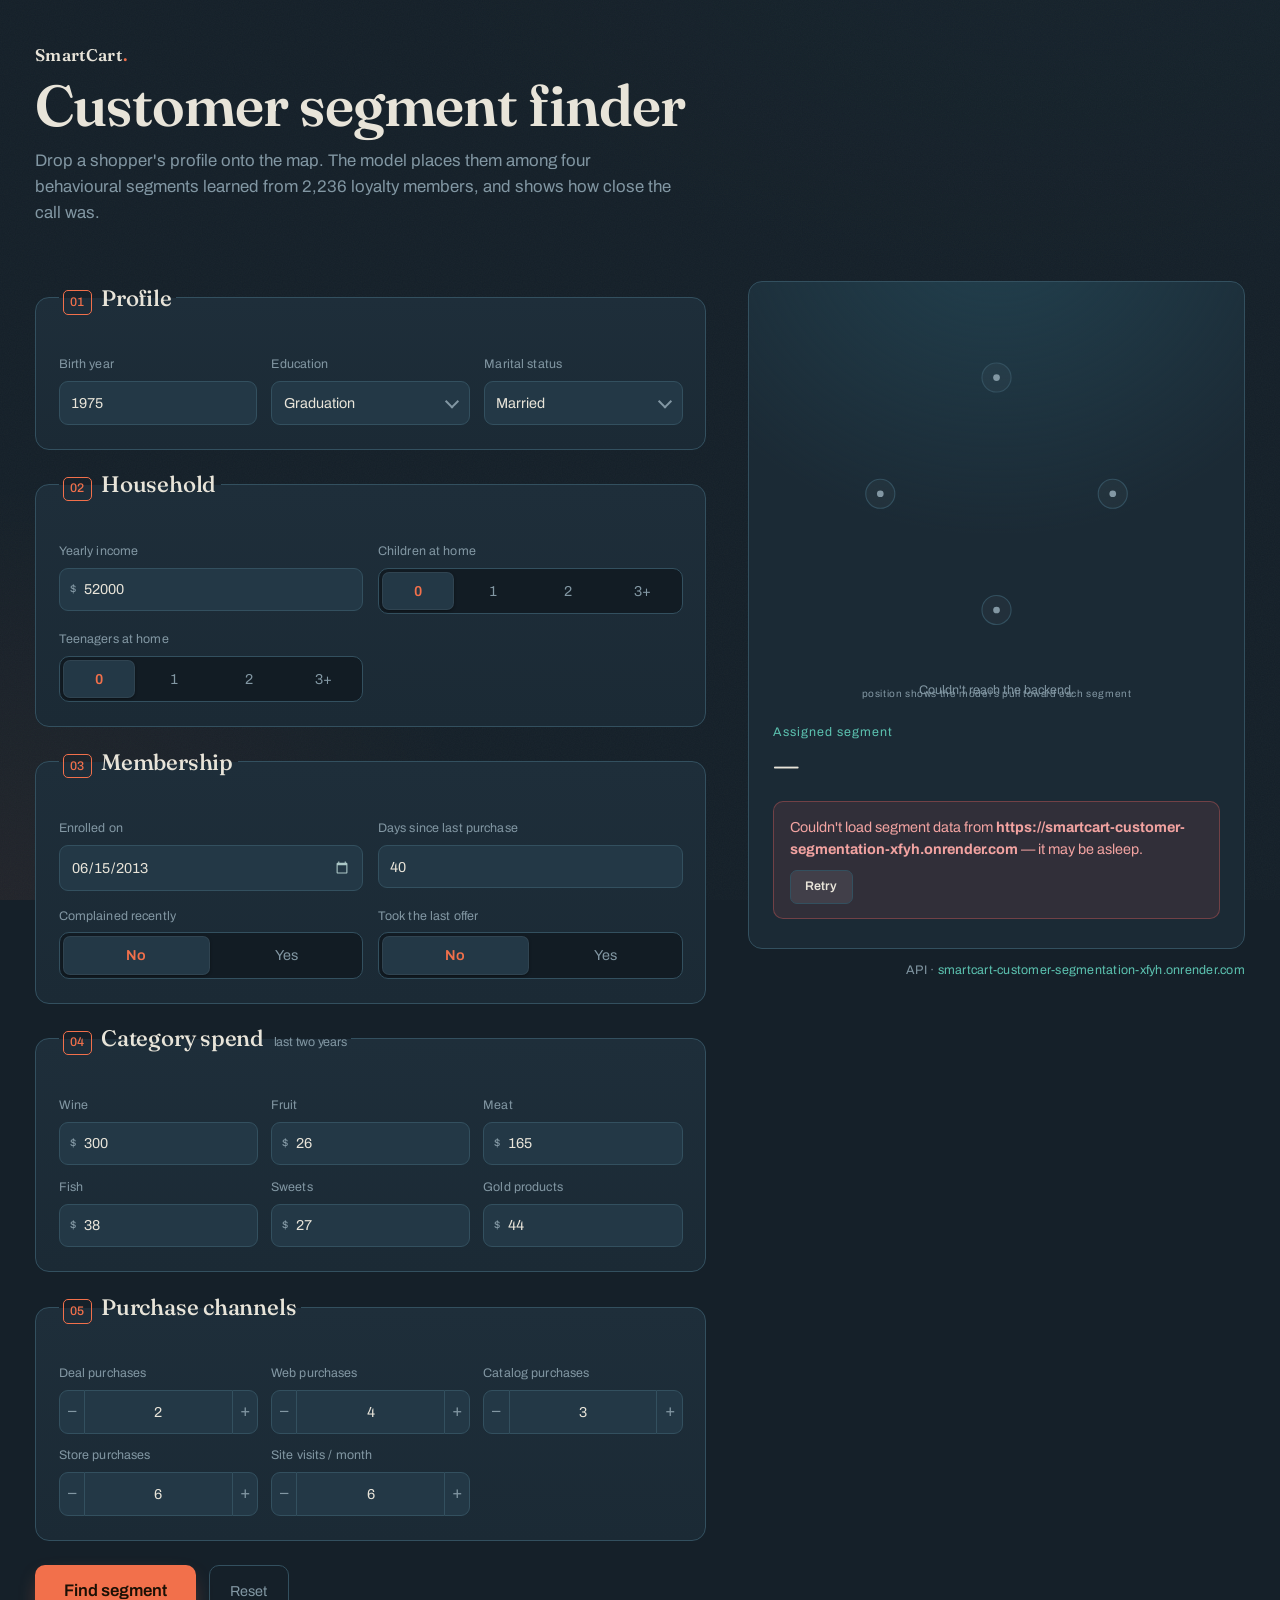
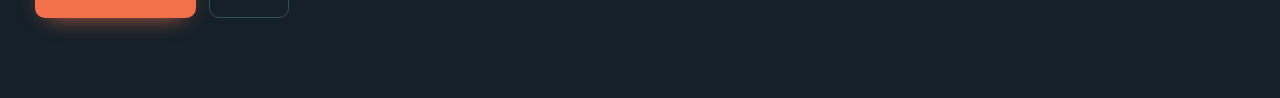
<file: docs/index.html>
<!DOCTYPE html>
<html lang="en">
<head>
<meta charset="UTF-8" />
<meta name="viewport" content="width=device-width, initial-scale=1.0" />
<title>SmartCart — Customer segment finder</title>
<link rel="icon" href="data:image/svg+xml,%3Csvg xmlns='http://www.w3.org/2000/svg' viewBox='0 0 32 32'%3E%3Crect width='32' height='32' rx='7' fill='%23152029'/%3E%3Ccircle cx='16' cy='16' r='6' fill='%23F2704B'/%3E%3C/svg%3E" />
<link rel="preconnect" href="https://fonts.googleapis.com" />
<link rel="preconnect" href="https://fonts.gstatic.com" crossorigin />
<link href="https://fonts.googleapis.com/css2?family=Archivo:ital,wght@0,400;0,500;0,600;1,400&family=Fraunces:ital,opsz,wght@0,9..144,500;0,9..144,600;1,9..144,500&display=swap" rel="stylesheet" />
<link rel="stylesheet" href="styles.css" />
</head>
<body>
<div class="grain" aria-hidden="true"></div>
<div class="app">

  <header class="masthead">
    <span class="mark">SmartCart<span class="mark-dot">.</span></span>
    <h1>Customer segment finder</h1>
    <p class="lede">Drop a shopper's profile onto the map. The model places them among
      four behavioural segments learned from 2,236 loyalty members, and shows how close the call was.</p>
  </header>

  <main class="workbench">

    <form id="profile-form" class="form-col" novalidate>

      <fieldset class="group">
        <legend><span class="group-index">01</span> Profile</legend>
        <div class="grid">
          <label class="field span-2">
            <span class="field-label">Birth year</span>
            <input type="number" name="Year_Birth" min="1900" max="2025" value="1975" required />
          </label>
          <label class="field span-2">
            <span class="field-label">Education</span>
            <div class="select-wrap">
              <select name="Education" required>
                <option value="Basic">Basic</option>
                <option value="2n Cycle">2n Cycle</option>
                <option value="Graduation" selected>Graduation</option>
                <option value="Master">Master</option>
                <option value="PhD">PhD</option>
              </select>
            </div>
          </label>
          <label class="field span-2">
            <span class="field-label">Marital status</span>
            <div class="select-wrap">
              <select name="Marital_Status" required>
                <option value="Single">Single</option>
                <option value="Married" selected>Married</option>
                <option value="Together">Together</option>
                <option value="Divorced">Divorced</option>
                <option value="Widow">Widow</option>
              </select>
            </div>
          </label>
        </div>
      </fieldset>

      <fieldset class="group">
        <legend><span class="group-index">02</span> Household</legend>
        <div class="grid">
          <label class="field span-3">
            <span class="field-label">Yearly income</span>
            <div class="input-adorn">
              <span class="adorn">$</span>
              <input type="number" name="Income" min="1" max="600000" step="any" value="52000" required />
            </div>
          </label>
          <div class="field span-3" role="group" aria-label="Children at home">
            <span class="field-label">Children at home</span>
            <div class="segmented" data-name="Kidhome">
              <label><input type="radio" name="Kidhome" value="0" checked /><span>0</span></label>
              <label><input type="radio" name="Kidhome" value="1" /><span>1</span></label>
              <label><input type="radio" name="Kidhome" value="2" /><span>2</span></label>
              <label><input type="radio" name="Kidhome" value="3" /><span>3+</span></label>
            </div>
          </div>
          <div class="field span-3" role="group" aria-label="Teenagers at home">
            <span class="field-label">Teenagers at home</span>
            <div class="segmented" data-name="Teenhome">
              <label><input type="radio" name="Teenhome" value="0" checked /><span>0</span></label>
              <label><input type="radio" name="Teenhome" value="1" /><span>1</span></label>
              <label><input type="radio" name="Teenhome" value="2" /><span>2</span></label>
              <label><input type="radio" name="Teenhome" value="3" /><span>3+</span></label>
            </div>
          </div>
        </div>
      </fieldset>

      <fieldset class="group">
        <legend><span class="group-index">03</span> Membership</legend>
        <div class="grid">
          <label class="field span-3">
            <span class="field-label">Enrolled on</span>
            <input type="date" name="Dt_Customer" min="2012-01-01" max="2014-12-31" value="2013-06-15" required />
          </label>
          <label class="field span-3">
            <span class="field-label">Days since last purchase</span>
            <input type="number" name="Recency" min="0" max="365" value="40" required />
          </label>
          <div class="field span-3" role="group" aria-label="Complained in last two years">
            <span class="field-label">Complained recently</span>
            <div class="segmented" data-name="Complain">
              <label><input type="radio" name="Complain" value="0" checked /><span>No</span></label>
              <label><input type="radio" name="Complain" value="1" /><span>Yes</span></label>
            </div>
          </div>
          <div class="field span-3" role="group" aria-label="Accepted the last campaign">
            <span class="field-label">Took the last offer</span>
            <div class="segmented" data-name="Response">
              <label><input type="radio" name="Response" value="0" checked /><span>No</span></label>
              <label><input type="radio" name="Response" value="1" /><span>Yes</span></label>
            </div>
          </div>
        </div>
      </fieldset>

      <fieldset class="group">
        <legend><span class="group-index">04</span> Category spend <span class="legend-note">last two years</span></legend>
        <div class="grid tight">
          <label class="field span-2">
            <span class="field-label">Wine</span>
            <div class="input-adorn"><span class="adorn">$</span><input type="number" name="MntWines" min="0" value="300" required /></div>
          </label>
          <label class="field span-2">
            <span class="field-label">Fruit</span>
            <div class="input-adorn"><span class="adorn">$</span><input type="number" name="MntFruits" min="0" value="26" required /></div>
          </label>
          <label class="field span-2">
            <span class="field-label">Meat</span>
            <div class="input-adorn"><span class="adorn">$</span><input type="number" name="MntMeatProducts" min="0" value="165" required /></div>
          </label>
          <label class="field span-2">
            <span class="field-label">Fish</span>
            <div class="input-adorn"><span class="adorn">$</span><input type="number" name="MntFishProducts" min="0" value="38" required /></div>
          </label>
          <label class="field span-2">
            <span class="field-label">Sweets</span>
            <div class="input-adorn"><span class="adorn">$</span><input type="number" name="MntSweetProducts" min="0" value="27" required /></div>
          </label>
          <label class="field span-2">
            <span class="field-label">Gold products</span>
            <div class="input-adorn"><span class="adorn">$</span><input type="number" name="MntGoldProds" min="0" value="44" required /></div>
          </label>
        </div>
      </fieldset>

      <fieldset class="group">
        <legend><span class="group-index">05</span> Purchase channels</legend>
        <div class="grid tight">
          <label class="field span-2 stepper-field">
            <span class="field-label">Deal purchases</span>
            <div class="stepper"><button type="button" data-step="-1" aria-label="decrease">–</button>
              <input type="number" name="NumDealsPurchases" min="0" max="60" value="2" required />
              <button type="button" data-step="1" aria-label="increase">+</button></div>
          </label>
          <label class="field span-2 stepper-field">
            <span class="field-label">Web purchases</span>
            <div class="stepper"><button type="button" data-step="-1" aria-label="decrease">–</button>
              <input type="number" name="NumWebPurchases" min="0" max="60" value="4" required />
              <button type="button" data-step="1" aria-label="increase">+</button></div>
          </label>
          <label class="field span-2 stepper-field">
            <span class="field-label">Catalog purchases</span>
            <div class="stepper"><button type="button" data-step="-1" aria-label="decrease">–</button>
              <input type="number" name="NumCatalogPurchases" min="0" max="60" value="3" required />
              <button type="button" data-step="1" aria-label="increase">+</button></div>
          </label>
          <label class="field span-2 stepper-field">
            <span class="field-label">Store purchases</span>
            <div class="stepper"><button type="button" data-step="-1" aria-label="decrease">–</button>
              <input type="number" name="NumStorePurchases" min="0" max="60" value="6" required />
              <button type="button" data-step="1" aria-label="increase">+</button></div>
          </label>
          <label class="field span-2 stepper-field">
            <span class="field-label">Site visits / month</span>
            <div class="stepper"><button type="button" data-step="-1" aria-label="decrease">–</button>
              <input type="number" name="NumWebVisitsMonth" min="0" max="60" value="6" required />
              <button type="button" data-step="1" aria-label="increase">+</button></div>
          </label>
        </div>
      </fieldset>

      <div class="form-actions">
        <button type="submit" class="run-btn">
          <span class="run-label">Find segment</span>
          <span class="run-spinner" aria-hidden="true"></span>
        </button>
        <button type="reset" class="ghost-btn">Reset</button>
      </div>
    </form>

    <aside class="result-col">
      <div class="result-card" id="result-card" data-state="idle">

        <div class="viz-frame">
          <svg id="segment-map" viewBox="0 0 400 356" role="img"
               aria-label="Segment map showing the customer's position relative to the four segments">
          </svg>
          <div class="viz-hint" id="viz-hint">Fill in the profile, then find the segment.</div>
        </div>

        <div class="verdict" id="verdict">
          <p class="verdict-kicker" id="verdict-kicker">Assigned segment</p>
          <h2 class="verdict-name" id="verdict-name">—</h2>
          <p class="verdict-desc" id="verdict-desc"></p>

          <div class="drivers" id="drivers" hidden>
            <p class="drivers-title">What placed this customer here</p>
            <ul class="drivers-list" id="drivers-list"></ul>
          </div>

          <div class="spread" id="spread" aria-hidden="true"></div>

          <details class="details" id="details" hidden>
            <summary>Segment details</summary>
            <table class="details-table" id="details-table"></table>
          </details>

          <p class="provenance" id="provenance" hidden>
            Segment names are human-assigned labels for each cluster's statistics; the model itself outputs only a cluster ID.
          </p>
        </div>

        <div class="notice" id="notice" role="status"></div>
      </div>

      <p class="api-tag">API · <span id="api-tag-url"></span></p>
    </aside>

  </main>
</div>

<script src="app.js"></script>
</body>
</html>
</file>
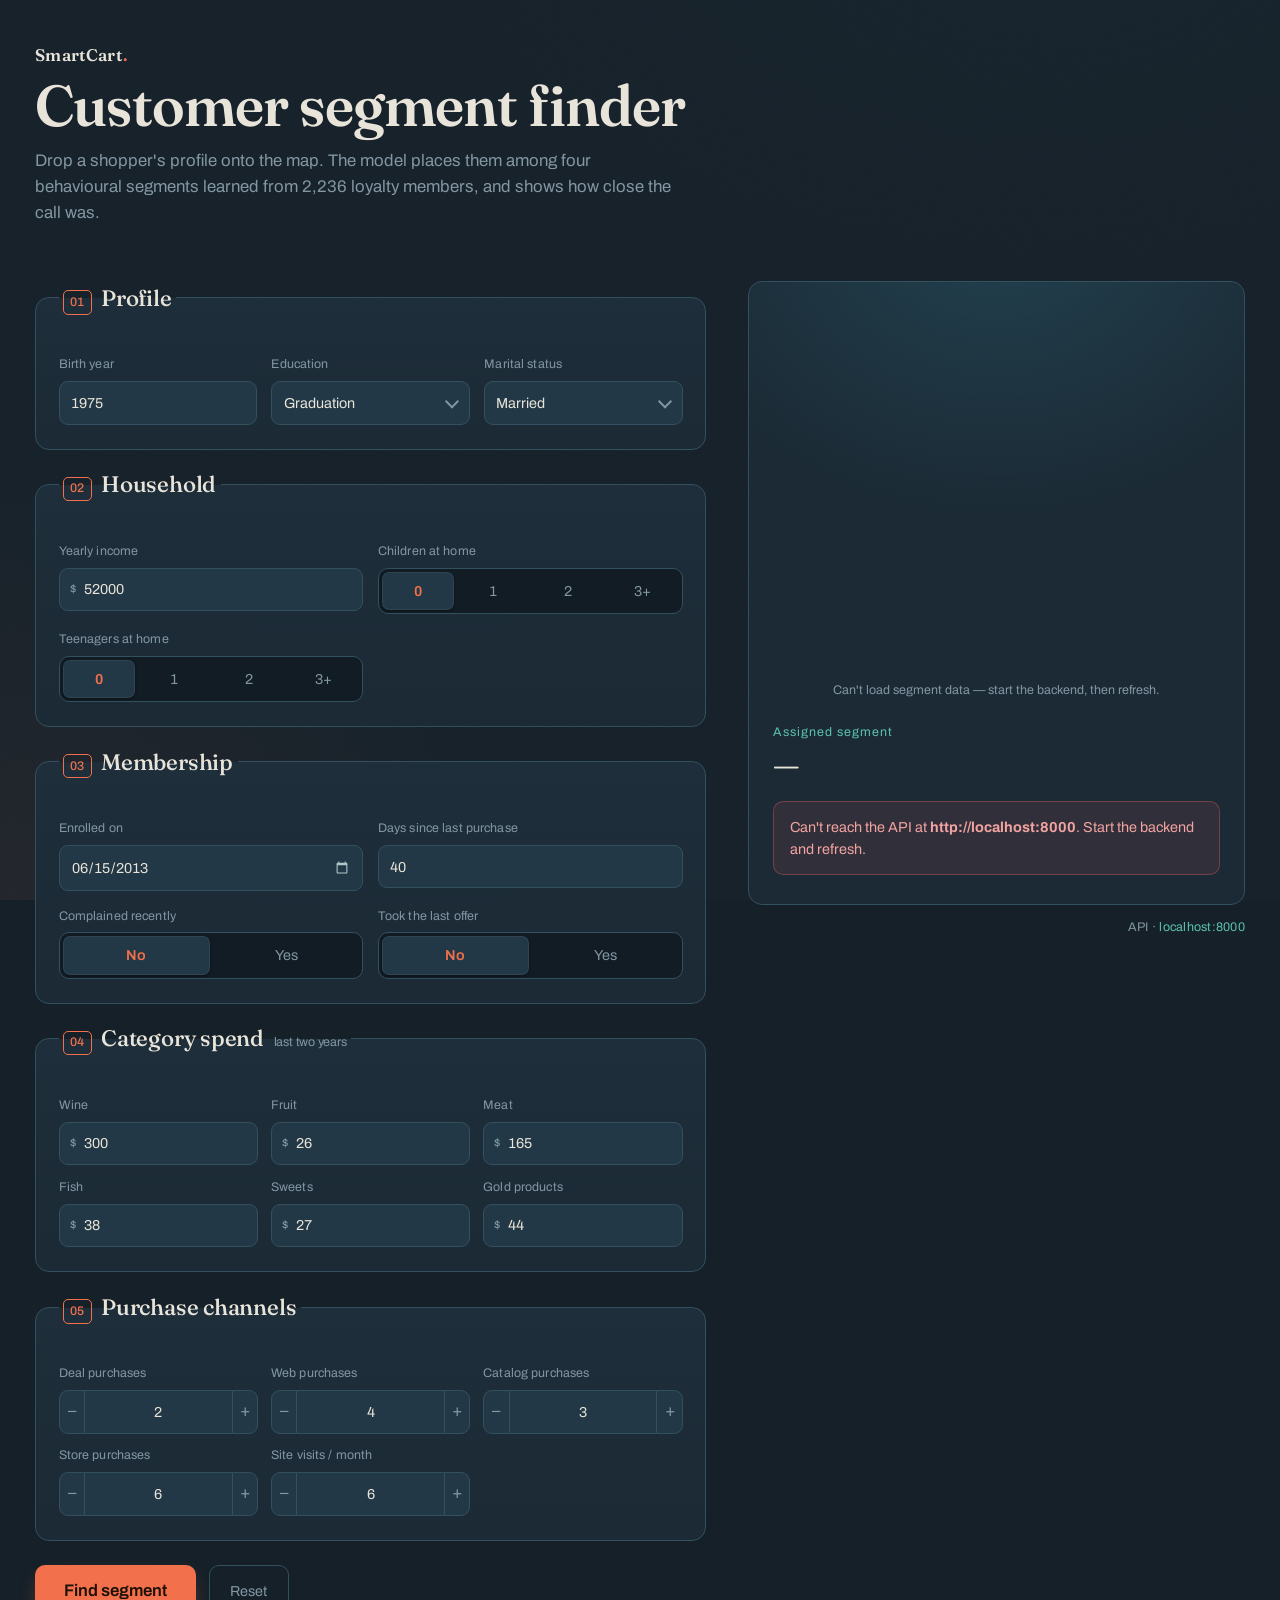
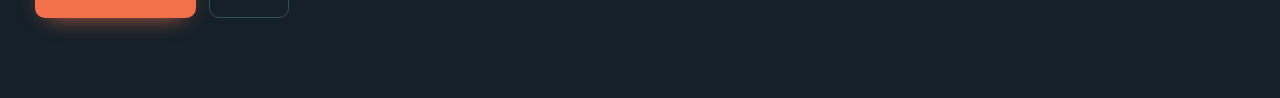
<file: frontend/index.html>
<!DOCTYPE html>
<html lang="en">
<head>
<meta charset="UTF-8" />
<meta name="viewport" content="width=device-width, initial-scale=1.0" />
<title>SmartCart — Customer segment finder</title>
<link rel="preconnect" href="https://fonts.googleapis.com" />
<link rel="preconnect" href="https://fonts.gstatic.com" crossorigin />
<link href="https://fonts.googleapis.com/css2?family=Archivo:ital,wght@0,400;0,500;0,600;1,400&family=Fraunces:ital,opsz,wght@0,9..144,500;0,9..144,600;1,9..144,500&display=swap" rel="stylesheet" />
<link rel="stylesheet" href="styles.css" />
</head>
<body>
<div class="grain" aria-hidden="true"></div>
<div class="app">

  <header class="masthead">
    <span class="mark">SmartCart<span class="mark-dot">.</span></span>
    <h1>Customer segment finder</h1>
    <p class="lede">Drop a shopper's profile onto the map. The model places them among
      four behavioural segments learned from 2,236 loyalty members, and shows how close the call was.</p>
  </header>

  <main class="workbench">

    <form id="profile-form" class="form-col" novalidate>

      <fieldset class="group">
        <legend><span class="group-index">01</span> Profile</legend>
        <div class="grid">
          <label class="field span-2">
            <span class="field-label">Birth year</span>
            <input type="number" name="Year_Birth" min="1900" max="2025" value="1975" required />
          </label>
          <label class="field span-2">
            <span class="field-label">Education</span>
            <div class="select-wrap">
              <select name="Education" required>
                <option value="Basic">Basic</option>
                <option value="2n Cycle">2n Cycle</option>
                <option value="Graduation" selected>Graduation</option>
                <option value="Master">Master</option>
                <option value="PhD">PhD</option>
              </select>
            </div>
          </label>
          <label class="field span-2">
            <span class="field-label">Marital status</span>
            <div class="select-wrap">
              <select name="Marital_Status" required>
                <option value="Single">Single</option>
                <option value="Married" selected>Married</option>
                <option value="Together">Together</option>
                <option value="Divorced">Divorced</option>
                <option value="Widow">Widow</option>
              </select>
            </div>
          </label>
        </div>
      </fieldset>

      <fieldset class="group">
        <legend><span class="group-index">02</span> Household</legend>
        <div class="grid">
          <label class="field span-3">
            <span class="field-label">Yearly income</span>
            <div class="input-adorn">
              <span class="adorn">$</span>
              <input type="number" name="Income" min="1" max="600000" step="any" value="52000" required />
            </div>
          </label>
          <div class="field span-3" role="group" aria-label="Children at home">
            <span class="field-label">Children at home</span>
            <div class="segmented" data-name="Kidhome">
              <label><input type="radio" name="Kidhome" value="0" checked /><span>0</span></label>
              <label><input type="radio" name="Kidhome" value="1" /><span>1</span></label>
              <label><input type="radio" name="Kidhome" value="2" /><span>2</span></label>
              <label><input type="radio" name="Kidhome" value="3" /><span>3+</span></label>
            </div>
          </div>
          <div class="field span-3" role="group" aria-label="Teenagers at home">
            <span class="field-label">Teenagers at home</span>
            <div class="segmented" data-name="Teenhome">
              <label><input type="radio" name="Teenhome" value="0" checked /><span>0</span></label>
              <label><input type="radio" name="Teenhome" value="1" /><span>1</span></label>
              <label><input type="radio" name="Teenhome" value="2" /><span>2</span></label>
              <label><input type="radio" name="Teenhome" value="3" /><span>3+</span></label>
            </div>
          </div>
        </div>
      </fieldset>

      <fieldset class="group">
        <legend><span class="group-index">03</span> Membership</legend>
        <div class="grid">
          <label class="field span-3">
            <span class="field-label">Enrolled on</span>
            <input type="date" name="Dt_Customer" min="2012-01-01" max="2014-12-31" value="2013-06-15" required />
          </label>
          <label class="field span-3">
            <span class="field-label">Days since last purchase</span>
            <input type="number" name="Recency" min="0" max="365" value="40" required />
          </label>
          <div class="field span-3" role="group" aria-label="Complained in last two years">
            <span class="field-label">Complained recently</span>
            <div class="segmented" data-name="Complain">
              <label><input type="radio" name="Complain" value="0" checked /><span>No</span></label>
              <label><input type="radio" name="Complain" value="1" /><span>Yes</span></label>
            </div>
          </div>
          <div class="field span-3" role="group" aria-label="Accepted the last campaign">
            <span class="field-label">Took the last offer</span>
            <div class="segmented" data-name="Response">
              <label><input type="radio" name="Response" value="0" checked /><span>No</span></label>
              <label><input type="radio" name="Response" value="1" /><span>Yes</span></label>
            </div>
          </div>
        </div>
      </fieldset>

      <fieldset class="group">
        <legend><span class="group-index">04</span> Category spend <span class="legend-note">last two years</span></legend>
        <div class="grid tight">
          <label class="field span-2">
            <span class="field-label">Wine</span>
            <div class="input-adorn"><span class="adorn">$</span><input type="number" name="MntWines" min="0" value="300" required /></div>
          </label>
          <label class="field span-2">
            <span class="field-label">Fruit</span>
            <div class="input-adorn"><span class="adorn">$</span><input type="number" name="MntFruits" min="0" value="26" required /></div>
          </label>
          <label class="field span-2">
            <span class="field-label">Meat</span>
            <div class="input-adorn"><span class="adorn">$</span><input type="number" name="MntMeatProducts" min="0" value="165" required /></div>
          </label>
          <label class="field span-2">
            <span class="field-label">Fish</span>
            <div class="input-adorn"><span class="adorn">$</span><input type="number" name="MntFishProducts" min="0" value="38" required /></div>
          </label>
          <label class="field span-2">
            <span class="field-label">Sweets</span>
            <div class="input-adorn"><span class="adorn">$</span><input type="number" name="MntSweetProducts" min="0" value="27" required /></div>
          </label>
          <label class="field span-2">
            <span class="field-label">Gold products</span>
            <div class="input-adorn"><span class="adorn">$</span><input type="number" name="MntGoldProds" min="0" value="44" required /></div>
          </label>
        </div>
      </fieldset>

      <fieldset class="group">
        <legend><span class="group-index">05</span> Purchase channels</legend>
        <div class="grid tight">
          <label class="field span-2 stepper-field">
            <span class="field-label">Deal purchases</span>
            <div class="stepper"><button type="button" data-step="-1" aria-label="decrease">–</button>
              <input type="number" name="NumDealsPurchases" min="0" max="60" value="2" required />
              <button type="button" data-step="1" aria-label="increase">+</button></div>
          </label>
          <label class="field span-2 stepper-field">
            <span class="field-label">Web purchases</span>
            <div class="stepper"><button type="button" data-step="-1" aria-label="decrease">–</button>
              <input type="number" name="NumWebPurchases" min="0" max="60" value="4" required />
              <button type="button" data-step="1" aria-label="increase">+</button></div>
          </label>
          <label class="field span-2 stepper-field">
            <span class="field-label">Catalog purchases</span>
            <div class="stepper"><button type="button" data-step="-1" aria-label="decrease">–</button>
              <input type="number" name="NumCatalogPurchases" min="0" max="60" value="3" required />
              <button type="button" data-step="1" aria-label="increase">+</button></div>
          </label>
          <label class="field span-2 stepper-field">
            <span class="field-label">Store purchases</span>
            <div class="stepper"><button type="button" data-step="-1" aria-label="decrease">–</button>
              <input type="number" name="NumStorePurchases" min="0" max="60" value="6" required />
              <button type="button" data-step="1" aria-label="increase">+</button></div>
          </label>
          <label class="field span-2 stepper-field">
            <span class="field-label">Site visits / month</span>
            <div class="stepper"><button type="button" data-step="-1" aria-label="decrease">–</button>
              <input type="number" name="NumWebVisitsMonth" min="0" max="60" value="6" required />
              <button type="button" data-step="1" aria-label="increase">+</button></div>
          </label>
        </div>
      </fieldset>

      <div class="form-actions">
        <button type="submit" class="run-btn">
          <span class="run-label">Find segment</span>
          <span class="run-spinner" aria-hidden="true"></span>
        </button>
        <button type="reset" class="ghost-btn">Reset</button>
      </div>
    </form>

    <aside class="result-col">
      <div class="result-card" id="result-card" data-state="idle">

        <div class="viz-frame">
          <svg id="segment-map" viewBox="0 0 400 356" role="img"
               aria-label="Segment map showing the customer's position relative to the four segments">
          </svg>
          <div class="viz-hint" id="viz-hint">Fill in the profile, then find the segment.</div>
        </div>

        <div class="verdict" id="verdict">
          <p class="verdict-kicker" id="verdict-kicker">Assigned segment</p>
          <h2 class="verdict-name" id="verdict-name">—</h2>
          <p class="verdict-desc" id="verdict-desc"></p>

          <div class="drivers" id="drivers" hidden>
            <p class="drivers-title">What placed this customer here</p>
            <ul class="drivers-list" id="drivers-list"></ul>
          </div>

          <div class="spread" id="spread" aria-hidden="true"></div>

          <details class="details" id="details" hidden>
            <summary>Segment details</summary>
            <table class="details-table" id="details-table"></table>
          </details>

          <p class="provenance" id="provenance" hidden>
            Segment names are human-assigned labels for each cluster's statistics; the model itself outputs only a cluster ID.
          </p>
        </div>

        <div class="notice" id="notice" role="status"></div>
      </div>

      <p class="api-tag">API · <span id="api-tag-url"></span></p>
    </aside>

  </main>
</div>

<script src="app.js"></script>
</body>
</html>
</file>
<file: docs/styles.css>
/* ============================================================
   SmartCart — Customer segment finder
   Palette "Ledger": deep teal-navy ground, warm paper text,
   ember (assigned) + tide (confidence) accents, flare for alerts.
   ============================================================ */

:root {
  --abyss:      #152029;   /* app ground            */
  --slab:       #1b2a35;   /* panels / cards        */
  --slab-raised:#233846;   /* inputs, raised chrome */
  --line:       #33505f;   /* hairlines / borders   */
  --chalk:      #e8e4d9;   /* primary text          */
  --haze:       #8297a3;   /* labels, secondary     */
  --ember:      #f2704b;   /* primary accent        */
  --ember-soft: #f2704b26;
  --tide:       #5cc2b0;   /* secondary accent      */
  --flare:      #e9b949;   /* alerts / loading      */
  --danger:     #ef6461;

  --step--1: 0.78rem;
  --step-0:  0.9rem;
  --step-1:  1.05rem;
  --step-2:  1.4rem;
  --step-3:  2rem;
  --step-4:  clamp(2.4rem, 1.6rem + 3vw, 3.6rem);

  --ease: cubic-bezier(.22, 1, .36, 1);
  --radius: 14px;

  --sans: "Archivo", "Segoe UI", system-ui, sans-serif;
  --display: "Fraunces", Georgia, serif;
}

* { box-sizing: border-box; margin: 0; padding: 0; }

html { -webkit-text-size-adjust: 100%; }

body {
  background: var(--abyss);
  color: var(--chalk);
  font-family: var(--sans);
  font-size: var(--step-0);
  line-height: 1.55;
  -webkit-font-smoothing: antialiased;
  overflow-x: hidden;
}

/* subtle film grain + radial glow for depth */
.grain {
  position: fixed;
  inset: 0;
  pointer-events: none;
  z-index: 0;
  background:
    radial-gradient(900px 500px at 82% -8%, #23485314, transparent 70%),
    radial-gradient(700px 600px at 0% 100%, #f2704b0f, transparent 70%);
}
.grain::after {
  content: "";
  position: absolute;
  inset: 0;
  opacity: .035;
  background-image: url("data:image/svg+xml,%3Csvg xmlns='http://www.w3.org/2000/svg' width='120' height='120'%3E%3Cfilter id='n'%3E%3CfeTurbulence type='fractalNoise' baseFrequency='.85' numOctaves='2' stitchTiles='stitch'/%3E%3C/filter%3E%3Crect width='100%25' height='100%25' filter='url(%23n)'/%3E%3C/svg%3E");
}

.app {
  position: relative;
  z-index: 1;
  max-width: 1400px;
  margin: 0 auto;
  padding: clamp(1.4rem, 1rem + 2vw, 3.5rem) clamp(1.1rem, .6rem + 2vw, 3rem) 5rem;
}

/* ---------- masthead ---------- */
.masthead { max-width: 46rem; margin-bottom: clamp(2rem, 1rem + 3vw, 3.5rem); }

.mark {
  font-family: var(--display);
  font-weight: 600;
  font-size: var(--step-1);
  letter-spacing: .01em;
  color: var(--chalk);
}
.mark-dot { color: var(--ember); }

.masthead h1 {
  font-family: var(--display);
  font-weight: 600;
  font-size: var(--step-4);
  line-height: 1.05;
  letter-spacing: -.015em;
  margin: .5rem 0 .75rem;
}
.lede { color: var(--haze); font-size: var(--step-1); max-width: 40rem; }

/* ---------- workbench layout ---------- */
.workbench {
  display: grid;
  grid-template-columns: minmax(0, 1.35fr) minmax(0, 1fr);
  gap: clamp(1.5rem, 1rem + 2vw, 3rem);
  align-items: start;
}

/* ---------- form ---------- */
.form-col { display: flex; flex-direction: column; gap: 1.1rem; }

.group {
  border: 1px solid var(--line);
  border-radius: var(--radius);
  background: linear-gradient(180deg, #1e2e3a, var(--slab));
  padding: 1.4rem 1.4rem 1.5rem;
}
.group legend {
  font-family: var(--display);
  font-size: var(--step-2);
  font-weight: 500;
  letter-spacing: -.01em;
  display: flex;
  align-items: baseline;
  gap: .6rem;
  padding: 0 .3rem;
}
.group-index {
  font-family: var(--sans);
  font-size: var(--step--1);
  font-variant-numeric: tabular-nums;
  color: var(--ember);
  border: 1px solid var(--ember);
  border-radius: 5px;
  padding: .1rem .35rem;
  letter-spacing: .04em;
}
.legend-note { font-family: var(--sans); font-size: var(--step--1); color: var(--haze); font-weight: 400; }

.grid {
  display: grid;
  grid-template-columns: repeat(6, 1fr);
  gap: 1rem .9rem;
  margin-top: 1.1rem;
}
.grid.tight { gap: .8rem; }
.span-2 { grid-column: span 2; }
.span-3 { grid-column: span 3; }

.field { display: flex; flex-direction: column; gap: .4rem; min-width: 0; }
.field-label {
  font-size: var(--step--1);
  color: var(--haze);
  letter-spacing: .01em;
}

/* text / number inputs */
input[type="number"],
input[type="date"] {
  font: inherit;
  color: var(--chalk);
  background: var(--slab-raised);
  border: 1px solid var(--line);
  border-radius: 9px;
  padding: .6rem .7rem;
  width: 100%;
  transition: border-color .18s var(--ease), box-shadow .18s var(--ease), background .18s var(--ease);
  font-variant-numeric: tabular-nums;
}
input[type="number"]:focus,
input[type="date"]:focus,
select:focus {
  outline: none;
  border-color: var(--ember);
  box-shadow: 0 0 0 3px var(--ember-soft);
  background: #26404f;
}
input[type="number"]::-webkit-outer-spin-button,
input[type="number"]::-webkit-inner-spin-button { -webkit-appearance: none; margin: 0; }
input[type="number"] { -moz-appearance: textfield; }

input[type="date"]::-webkit-calendar-picker-indicator {
  filter: invert(.7) sepia(.4) hue-rotate(130deg);
  cursor: pointer;
}

/* adornment ($ prefix) */
.input-adorn { position: relative; display: flex; align-items: center; }
.input-adorn .adorn {
  position: absolute;
  left: .7rem;
  color: var(--haze);
  font-size: var(--step--1);
  pointer-events: none;
}
.input-adorn input { padding-left: 1.5rem; }

/* custom select */
.select-wrap { position: relative; }
.select-wrap::after {
  content: "";
  position: absolute;
  right: .8rem;
  top: 50%;
  width: .5rem;
  height: .5rem;
  border-right: 2px solid var(--haze);
  border-bottom: 2px solid var(--haze);
  transform: translateY(-65%) rotate(45deg);
  pointer-events: none;
  transition: border-color .18s var(--ease);
}
.select-wrap:focus-within::after { border-color: var(--ember); }
select {
  font: inherit;
  color: var(--chalk);
  background: var(--slab-raised);
  border: 1px solid var(--line);
  border-radius: 9px;
  padding: .6rem 2rem .6rem .7rem;
  width: 100%;
  appearance: none;
  cursor: pointer;
  transition: border-color .18s var(--ease), box-shadow .18s var(--ease);
}
select option { background: var(--slab); color: var(--chalk); }

/* segmented control */
.segmented {
  display: grid;
  grid-auto-flow: column;
  grid-auto-columns: 1fr;
  gap: 3px;
  background: #121c24;
  border: 1px solid var(--line);
  border-radius: 10px;
  padding: 3px;
}
.segmented label {
  position: relative;
  display: flex;
  align-items: center;
  justify-content: center;
  padding: .5rem 0;
  border-radius: 7px;
  cursor: pointer;
  font-size: var(--step-0);
  font-variant-numeric: tabular-nums;
  color: var(--haze);
  transition: color .18s var(--ease), background .18s var(--ease), box-shadow .18s var(--ease), transform .12s var(--ease);
  user-select: none;
}
.segmented input { position: absolute; opacity: 0; pointer-events: none; }
.segmented label:hover { color: var(--chalk); }
.segmented label:active { transform: scale(.96); }
.segmented label:has(input:checked) {
  background: var(--slab-raised);
  color: var(--ember);
  font-weight: 600;
  box-shadow: 0 1px 3px #0006, inset 0 0 0 1px #ffffff0f;
}
.segmented label:has(input:focus-visible) { box-shadow: 0 0 0 3px var(--ember-soft); }

/* stepper */
.stepper { display: flex; align-items: stretch; }
.stepper input {
  border-radius: 0;
  text-align: center;
  border-left: none;
  border-right: none;
}
.stepper button {
  font: inherit;
  font-size: var(--step-1);
  line-height: 1;
  color: var(--haze);
  background: var(--slab-raised);
  border: 1px solid var(--line);
  width: 2.3rem;
  cursor: pointer;
  transition: color .15s var(--ease), background .15s var(--ease);
}
.stepper button:first-child { border-radius: 9px 0 0 9px; }
.stepper button:last-child { border-radius: 0 9px 9px 0; }
.stepper button:hover { color: var(--ember); background: #26404f; }
.stepper button:active { background: var(--ember); color: #1b1005; }

/* actions */
.form-actions { display: flex; gap: .8rem; margin-top: .4rem; }
.run-btn {
  position: relative;
  font: inherit;
  font-weight: 600;
  font-size: var(--step-1);
  color: #1b1005;
  background: var(--ember);
  border: none;
  border-radius: 10px;
  padding: .85rem 1.8rem;
  cursor: pointer;
  overflow: hidden;
  transition: transform .14s var(--ease), box-shadow .2s var(--ease), filter .2s var(--ease);
  box-shadow: 0 8px 24px -12px var(--ember);
}
.run-btn:hover { transform: translateY(-1px); filter: brightness(1.06); box-shadow: 0 14px 30px -12px var(--ember); }
.run-btn:active { transform: translateY(0); }
.run-btn:disabled { cursor: progress; filter: saturate(.6) brightness(.9); }
.run-spinner {
  display: none;
  position: absolute;
  inset: 0;
  margin: auto;
  width: 1.1rem; height: 1.1rem;
  border: 2px solid #1b100544;
  border-top-color: #1b1005;
  border-radius: 50%;
  animation: spin .7s linear infinite;
}
.run-btn[data-loading="true"] .run-label { visibility: hidden; }
.run-btn[data-loading="true"] .run-spinner { display: block; }
@keyframes spin { to { transform: rotate(360deg); } }

.ghost-btn {
  font: inherit;
  color: var(--haze);
  background: transparent;
  border: 1px solid var(--line);
  border-radius: 10px;
  padding: .85rem 1.3rem;
  cursor: pointer;
  transition: color .15s var(--ease), border-color .15s var(--ease);
}
.ghost-btn:hover { color: var(--chalk); border-color: var(--haze); }

/* ---------- result column ---------- */
.result-col { position: sticky; top: 1.5rem; display: flex; flex-direction: column; gap: .8rem; }

.result-card {
  border: 1px solid var(--line);
  border-radius: var(--radius);
  background:
    radial-gradient(120% 80% at 50% -10%, #22414f, transparent 60%),
    var(--slab);
  padding: 1.5rem 1.5rem 1.8rem;
  overflow: hidden;
}

.viz-frame { position: relative; }
#segment-map { width: 100%; height: auto; display: block; overflow: visible; }

.viz-hint {
  position: absolute;
  left: 50%; bottom: .2rem;
  transform: translateX(-50%);
  font-size: var(--step--1);
  color: var(--haze);
  text-align: center;
  width: 90%;
  transition: opacity .3s var(--ease);
}
.result-card[data-state="done"] .viz-hint,
.result-card[data-state="loading"] .viz-hint,
.result-card[data-state="waking"] .viz-hint { opacity: 0; }

/* SVG element styling */
.map-axis { stroke: var(--line); stroke-width: 1; }
.map-axis-label { fill: var(--haze); font-size: 9px; font-family: var(--sans); letter-spacing: .06em; }
.anchor-ring { fill: #ffffff08; stroke: var(--line); stroke-width: 1; transition: r .5s var(--ease), stroke .4s var(--ease); }
.anchor-core { fill: var(--haze); transition: fill .4s var(--ease), r .4s var(--ease); }
.anchor-name { fill: var(--haze); font-size: 10px; font-family: var(--sans); font-weight: 500; transition: fill .4s var(--ease); }
.anchor-pct  { fill: var(--haze); font-size: 9px; font-family: var(--sans); font-variant-numeric: tabular-nums; opacity: 0; transition: opacity .4s var(--ease); }
.tether { stroke: var(--tide); stroke-linecap: round; opacity: 0; transition: opacity .5s var(--ease), stroke-width .5s var(--ease); }

.anchor.is-assigned .anchor-ring { stroke: var(--ember); }
.anchor.is-assigned .anchor-core { fill: var(--ember); }
.anchor.is-assigned .anchor-name { fill: var(--chalk); font-weight: 600; }
.result-card[data-state="done"] .anchor-pct { opacity: 1; }

#marker { opacity: 0; transition: opacity .4s var(--ease), transform .9s var(--ease); }
.result-card[data-state="done"] #marker { opacity: 1; }
.marker-halo { fill: var(--ember-soft); }
.marker-core { fill: var(--ember); stroke: var(--chalk); stroke-width: 1.5; }

.result-card[data-state="loading"] #segment-map,
.result-card[data-state="waking"] #segment-map { animation: breathe 1.4s var(--ease) infinite; }
@keyframes breathe { 50% { opacity: .45; } }

/* verdict */
.verdict { margin-top: 1.2rem; }
.verdict-kicker {
  font-size: var(--step--1);
  color: var(--tide);
  letter-spacing: .08em;
  margin-bottom: .3rem;
}
.verdict-name {
  font-family: var(--display);
  font-weight: 600;
  font-size: var(--step-3);
  line-height: 1.1;
  letter-spacing: -.015em;
  min-height: 1.1em;
}
.verdict-desc { color: var(--haze); margin-top: .5rem; font-size: var(--step-0); }

.result-card[data-state="idle"] .verdict-kicker,
.result-card[data-state="idle"] .verdict-desc,
.result-card[data-state="loading"] .verdict-desc { opacity: .4; }

/* reveal animation for verdict text */
.result-card[data-state="done"] .verdict-kicker { animation: rise .5s var(--ease) both; }
.result-card[data-state="done"] .verdict-name   { animation: rise .5s var(--ease) .06s both; }
.result-card[data-state="done"] .verdict-desc   { animation: rise .5s var(--ease) .12s both; }
.result-card[data-state="done"] .drivers        { animation: rise .5s var(--ease) .18s both; }
.result-card[data-state="done"] .spread         { animation: rise .5s var(--ease) .24s both; }
@keyframes rise { from { opacity: 0; transform: translateY(8px); } }

/* why this customer -> this segment */
.drivers {
  margin-top: 1.2rem;
  padding: .9rem 1rem;
  background: #ffffff07;
  border: 1px solid var(--line);
  border-radius: 10px;
}
.drivers-title {
  font-size: var(--step--1);
  color: var(--tide);
  letter-spacing: .04em;
  margin-bottom: .6rem;
}
.drivers-list { list-style: none; display: flex; flex-direction: column; gap: .5rem; }
.drivers-list li {
  display: flex;
  justify-content: space-between;
  align-items: baseline;
  gap: 1rem;
  font-size: var(--step-0);
}
.driver-feat { color: var(--haze); }
.driver-cmp { font-variant-numeric: tabular-nums; color: var(--haze); text-align: right; }
.driver-cmp strong { color: var(--chalk); font-weight: 600; }

/* collapsed full profile */
.details { margin-top: 1rem; font-size: var(--step--1); }
.details summary {
  cursor: pointer;
  color: var(--haze);
  padding: .4rem 0;
  list-style-position: inside;
  transition: color .15s var(--ease);
}
.details summary:hover { color: var(--chalk); }
.details[open] summary { color: var(--chalk); margin-bottom: .3rem; }
.details-table { width: 100%; border-collapse: collapse; }
.details-table td {
  padding: .35rem .2rem;
  border-bottom: 1px solid var(--line);
  color: var(--haze);
}
.details-table td:last-child { text-align: right; color: var(--chalk); font-variant-numeric: tabular-nums; }
.details-table tr:last-child td { border-bottom: none; }

/* confidence spread */
.spread { margin-top: 1.3rem; display: none; flex-direction: column; gap: .55rem; }
.result-card[data-state="done"] .spread { display: flex; }
.spread-row { display: grid; grid-template-columns: 1fr auto; gap: .3rem .8rem; align-items: center; }
.spread-name { font-size: var(--step--1); color: var(--haze); }
.spread-row.is-assigned .spread-name { color: var(--chalk); }
.spread-pct { font-size: var(--step--1); font-variant-numeric: tabular-nums; color: var(--haze); }
.spread-row.is-assigned .spread-pct { color: var(--ember); }
.spread-track {
  grid-column: 1 / -1;
  height: 4px;
  background: var(--slab-raised);
  border-radius: 3px;
  overflow: hidden;
}
.spread-fill {
  height: 100%;
  width: 0;
  background: var(--tide);
  border-radius: 3px;
  transition: width .7s var(--ease);
}
.spread-row.is-assigned .spread-fill { background: var(--ember); }

.provenance {
  margin-top: 1.1rem;
  padding-top: .9rem;
  border-top: 1px solid var(--line);
  font-size: var(--step--1);
  line-height: 1.5;
  color: var(--haze);
}
.result-card[data-state="done"] .provenance { animation: rise .5s var(--ease) .24s both; }

/* notice (errors / waking) */
.notice {
  display: none;
  margin-top: 1.2rem;
  padding: .85rem 1rem;
  border-radius: 10px;
  font-size: var(--step-0);
  border: 1px solid;
}
.result-card[data-state="error"] .notice,
.result-card[data-state="waking"] .notice { display: block; }
.result-card[data-state="error"] .notice { border-color: #ef646155; background: #ef64611a; color: #f2a3a1; }
.result-card[data-state="waking"] .notice { border-color: #e9b94955; background: #e9b9491a; color: var(--flare); }
.notice ul { margin: .4rem 0 0; padding-left: 1.1rem; }
.notice button {
  font: inherit; font-size: var(--step--1); font-weight: 600;
  margin-top: .6rem; padding: .4rem .9rem;
  color: var(--chalk); background: #ffffff14;
  border: 1px solid var(--line); border-radius: 7px; cursor: pointer;
}
.notice button:hover { background: #ffffff22; }

.api-tag { font-size: var(--step--1); color: var(--haze); text-align: right; letter-spacing: .02em; }
.api-tag span { color: var(--tide); }

/* ---------- responsive ---------- */
@media (max-width: 940px) {
  .workbench { grid-template-columns: 1fr; }
  .result-col { position: static; order: -1; }
  .span-2, .span-3 { grid-column: span 3; }
  .grid { grid-template-columns: repeat(6, 1fr); }
}
@media (max-width: 560px) {
  .grid, .grid.tight { grid-template-columns: 1fr 1fr; gap: .8rem; }
  .span-2, .span-3 { grid-column: span 1; }
  .field.span-3[role="group"], .stepper-field { grid-column: span 2; }
  .masthead h1 { font-size: var(--step-3); }
  .form-actions { flex-direction: column; }
  .run-btn, .ghost-btn { width: 100%; }
}

@media (prefers-reduced-motion: reduce) {
  *, *::before, *::after { animation-duration: .001s !important; transition-duration: .001s !important; }
}
</file>
<file: frontend/styles.css>
/* ============================================================
   SmartCart — Customer segment finder
   Palette "Ledger": deep teal-navy ground, warm paper text,
   ember (assigned) + tide (confidence) accents, flare for alerts.
   ============================================================ */

:root {
  --abyss:      #152029;   /* app ground            */
  --slab:       #1b2a35;   /* panels / cards        */
  --slab-raised:#233846;   /* inputs, raised chrome */
  --line:       #33505f;   /* hairlines / borders   */
  --chalk:      #e8e4d9;   /* primary text          */
  --haze:       #8297a3;   /* labels, secondary     */
  --ember:      #f2704b;   /* primary accent        */
  --ember-soft: #f2704b26;
  --tide:       #5cc2b0;   /* secondary accent      */
  --flare:      #e9b949;   /* alerts / loading      */
  --danger:     #ef6461;

  --step--1: 0.78rem;
  --step-0:  0.9rem;
  --step-1:  1.05rem;
  --step-2:  1.4rem;
  --step-3:  2rem;
  --step-4:  clamp(2.4rem, 1.6rem + 3vw, 3.6rem);

  --ease: cubic-bezier(.22, 1, .36, 1);
  --radius: 14px;

  --sans: "Archivo", "Segoe UI", system-ui, sans-serif;
  --display: "Fraunces", Georgia, serif;
}

* { box-sizing: border-box; margin: 0; padding: 0; }

html { -webkit-text-size-adjust: 100%; }

body {
  background: var(--abyss);
  color: var(--chalk);
  font-family: var(--sans);
  font-size: var(--step-0);
  line-height: 1.55;
  -webkit-font-smoothing: antialiased;
  overflow-x: hidden;
}

/* subtle film grain + radial glow for depth */
.grain {
  position: fixed;
  inset: 0;
  pointer-events: none;
  z-index: 0;
  background:
    radial-gradient(900px 500px at 82% -8%, #23485314, transparent 70%),
    radial-gradient(700px 600px at 0% 100%, #f2704b0f, transparent 70%);
}
.grain::after {
  content: "";
  position: absolute;
  inset: 0;
  opacity: .035;
  background-image: url("data:image/svg+xml,%3Csvg xmlns='http://www.w3.org/2000/svg' width='120' height='120'%3E%3Cfilter id='n'%3E%3CfeTurbulence type='fractalNoise' baseFrequency='.85' numOctaves='2' stitchTiles='stitch'/%3E%3C/filter%3E%3Crect width='100%25' height='100%25' filter='url(%23n)'/%3E%3C/svg%3E");
}

.app {
  position: relative;
  z-index: 1;
  max-width: 1400px;
  margin: 0 auto;
  padding: clamp(1.4rem, 1rem + 2vw, 3.5rem) clamp(1.1rem, .6rem + 2vw, 3rem) 5rem;
}

/* ---------- masthead ---------- */
.masthead { max-width: 46rem; margin-bottom: clamp(2rem, 1rem + 3vw, 3.5rem); }

.mark {
  font-family: var(--display);
  font-weight: 600;
  font-size: var(--step-1);
  letter-spacing: .01em;
  color: var(--chalk);
}
.mark-dot { color: var(--ember); }

.masthead h1 {
  font-family: var(--display);
  font-weight: 600;
  font-size: var(--step-4);
  line-height: 1.05;
  letter-spacing: -.015em;
  margin: .5rem 0 .75rem;
}
.lede { color: var(--haze); font-size: var(--step-1); max-width: 40rem; }

/* ---------- workbench layout ---------- */
.workbench {
  display: grid;
  grid-template-columns: minmax(0, 1.35fr) minmax(0, 1fr);
  gap: clamp(1.5rem, 1rem + 2vw, 3rem);
  align-items: start;
}

/* ---------- form ---------- */
.form-col { display: flex; flex-direction: column; gap: 1.1rem; }

.group {
  border: 1px solid var(--line);
  border-radius: var(--radius);
  background: linear-gradient(180deg, #1e2e3a, var(--slab));
  padding: 1.4rem 1.4rem 1.5rem;
}
.group legend {
  font-family: var(--display);
  font-size: var(--step-2);
  font-weight: 500;
  letter-spacing: -.01em;
  display: flex;
  align-items: baseline;
  gap: .6rem;
  padding: 0 .3rem;
}
.group-index {
  font-family: var(--sans);
  font-size: var(--step--1);
  font-variant-numeric: tabular-nums;
  color: var(--ember);
  border: 1px solid var(--ember);
  border-radius: 5px;
  padding: .1rem .35rem;
  letter-spacing: .04em;
}
.legend-note { font-family: var(--sans); font-size: var(--step--1); color: var(--haze); font-weight: 400; }

.grid {
  display: grid;
  grid-template-columns: repeat(6, 1fr);
  gap: 1rem .9rem;
  margin-top: 1.1rem;
}
.grid.tight { gap: .8rem; }
.span-2 { grid-column: span 2; }
.span-3 { grid-column: span 3; }

.field { display: flex; flex-direction: column; gap: .4rem; min-width: 0; }
.field-label {
  font-size: var(--step--1);
  color: var(--haze);
  letter-spacing: .01em;
}

/* text / number inputs */
input[type="number"],
input[type="date"] {
  font: inherit;
  color: var(--chalk);
  background: var(--slab-raised);
  border: 1px solid var(--line);
  border-radius: 9px;
  padding: .6rem .7rem;
  width: 100%;
  transition: border-color .18s var(--ease), box-shadow .18s var(--ease), background .18s var(--ease);
  font-variant-numeric: tabular-nums;
}
input[type="number"]:focus,
input[type="date"]:focus,
select:focus {
  outline: none;
  border-color: var(--ember);
  box-shadow: 0 0 0 3px var(--ember-soft);
  background: #26404f;
}
input[type="number"]::-webkit-outer-spin-button,
input[type="number"]::-webkit-inner-spin-button { -webkit-appearance: none; margin: 0; }
input[type="number"] { -moz-appearance: textfield; }

input[type="date"]::-webkit-calendar-picker-indicator {
  filter: invert(.7) sepia(.4) hue-rotate(130deg);
  cursor: pointer;
}

/* adornment ($ prefix) */
.input-adorn { position: relative; display: flex; align-items: center; }
.input-adorn .adorn {
  position: absolute;
  left: .7rem;
  color: var(--haze);
  font-size: var(--step--1);
  pointer-events: none;
}
.input-adorn input { padding-left: 1.5rem; }

/* custom select */
.select-wrap { position: relative; }
.select-wrap::after {
  content: "";
  position: absolute;
  right: .8rem;
  top: 50%;
  width: .5rem;
  height: .5rem;
  border-right: 2px solid var(--haze);
  border-bottom: 2px solid var(--haze);
  transform: translateY(-65%) rotate(45deg);
  pointer-events: none;
  transition: border-color .18s var(--ease);
}
.select-wrap:focus-within::after { border-color: var(--ember); }
select {
  font: inherit;
  color: var(--chalk);
  background: var(--slab-raised);
  border: 1px solid var(--line);
  border-radius: 9px;
  padding: .6rem 2rem .6rem .7rem;
  width: 100%;
  appearance: none;
  cursor: pointer;
  transition: border-color .18s var(--ease), box-shadow .18s var(--ease);
}
select option { background: var(--slab); color: var(--chalk); }

/* segmented control */
.segmented {
  display: grid;
  grid-auto-flow: column;
  grid-auto-columns: 1fr;
  gap: 3px;
  background: #121c24;
  border: 1px solid var(--line);
  border-radius: 10px;
  padding: 3px;
}
.segmented label {
  position: relative;
  display: flex;
  align-items: center;
  justify-content: center;
  padding: .5rem 0;
  border-radius: 7px;
  cursor: pointer;
  font-size: var(--step-0);
  font-variant-numeric: tabular-nums;
  color: var(--haze);
  transition: color .18s var(--ease), background .18s var(--ease), box-shadow .18s var(--ease), transform .12s var(--ease);
  user-select: none;
}
.segmented input { position: absolute; opacity: 0; pointer-events: none; }
.segmented label:hover { color: var(--chalk); }
.segmented label:active { transform: scale(.96); }
.segmented label:has(input:checked) {
  background: var(--slab-raised);
  color: var(--ember);
  font-weight: 600;
  box-shadow: 0 1px 3px #0006, inset 0 0 0 1px #ffffff0f;
}
.segmented label:has(input:focus-visible) { box-shadow: 0 0 0 3px var(--ember-soft); }

/* stepper */
.stepper { display: flex; align-items: stretch; }
.stepper input {
  border-radius: 0;
  text-align: center;
  border-left: none;
  border-right: none;
}
.stepper button {
  font: inherit;
  font-size: var(--step-1);
  line-height: 1;
  color: var(--haze);
  background: var(--slab-raised);
  border: 1px solid var(--line);
  width: 2.3rem;
  cursor: pointer;
  transition: color .15s var(--ease), background .15s var(--ease);
}
.stepper button:first-child { border-radius: 9px 0 0 9px; }
.stepper button:last-child { border-radius: 0 9px 9px 0; }
.stepper button:hover { color: var(--ember); background: #26404f; }
.stepper button:active { background: var(--ember); color: #1b1005; }

/* actions */
.form-actions { display: flex; gap: .8rem; margin-top: .4rem; }
.run-btn {
  position: relative;
  font: inherit;
  font-weight: 600;
  font-size: var(--step-1);
  color: #1b1005;
  background: var(--ember);
  border: none;
  border-radius: 10px;
  padding: .85rem 1.8rem;
  cursor: pointer;
  overflow: hidden;
  transition: transform .14s var(--ease), box-shadow .2s var(--ease), filter .2s var(--ease);
  box-shadow: 0 8px 24px -12px var(--ember);
}
.run-btn:hover { transform: translateY(-1px); filter: brightness(1.06); box-shadow: 0 14px 30px -12px var(--ember); }
.run-btn:active { transform: translateY(0); }
.run-btn:disabled { cursor: progress; filter: saturate(.6) brightness(.9); }
.run-spinner {
  display: none;
  position: absolute;
  inset: 0;
  margin: auto;
  width: 1.1rem; height: 1.1rem;
  border: 2px solid #1b100544;
  border-top-color: #1b1005;
  border-radius: 50%;
  animation: spin .7s linear infinite;
}
.run-btn[data-loading="true"] .run-label { visibility: hidden; }
.run-btn[data-loading="true"] .run-spinner { display: block; }
@keyframes spin { to { transform: rotate(360deg); } }

.ghost-btn {
  font: inherit;
  color: var(--haze);
  background: transparent;
  border: 1px solid var(--line);
  border-radius: 10px;
  padding: .85rem 1.3rem;
  cursor: pointer;
  transition: color .15s var(--ease), border-color .15s var(--ease);
}
.ghost-btn:hover { color: var(--chalk); border-color: var(--haze); }

/* ---------- result column ---------- */
.result-col { position: sticky; top: 1.5rem; display: flex; flex-direction: column; gap: .8rem; }

.result-card {
  border: 1px solid var(--line);
  border-radius: var(--radius);
  background:
    radial-gradient(120% 80% at 50% -10%, #22414f, transparent 60%),
    var(--slab);
  padding: 1.5rem 1.5rem 1.8rem;
  overflow: hidden;
}

.viz-frame { position: relative; }
#segment-map { width: 100%; height: auto; display: block; overflow: visible; }

.viz-hint {
  position: absolute;
  left: 50%; bottom: .2rem;
  transform: translateX(-50%);
  font-size: var(--step--1);
  color: var(--haze);
  text-align: center;
  width: 90%;
  transition: opacity .3s var(--ease);
}
.result-card[data-state="done"] .viz-hint,
.result-card[data-state="loading"] .viz-hint { opacity: 0; }

/* SVG element styling */
.map-axis { stroke: var(--line); stroke-width: 1; }
.map-axis-label { fill: var(--haze); font-size: 9px; font-family: var(--sans); letter-spacing: .06em; }
.anchor-ring { fill: #ffffff08; stroke: var(--line); stroke-width: 1; transition: r .5s var(--ease), stroke .4s var(--ease); }
.anchor-core { fill: var(--haze); transition: fill .4s var(--ease), r .4s var(--ease); }
.anchor-name { fill: var(--haze); font-size: 10px; font-family: var(--sans); font-weight: 500; transition: fill .4s var(--ease); }
.anchor-pct  { fill: var(--haze); font-size: 9px; font-family: var(--sans); font-variant-numeric: tabular-nums; opacity: 0; transition: opacity .4s var(--ease); }
.tether { stroke: var(--tide); stroke-linecap: round; opacity: 0; transition: opacity .5s var(--ease), stroke-width .5s var(--ease); }

.anchor.is-assigned .anchor-ring { stroke: var(--ember); }
.anchor.is-assigned .anchor-core { fill: var(--ember); }
.anchor.is-assigned .anchor-name { fill: var(--chalk); font-weight: 600; }
.result-card[data-state="done"] .anchor-pct { opacity: 1; }

#marker { opacity: 0; transition: opacity .4s var(--ease), transform .9s var(--ease); }
.result-card[data-state="done"] #marker { opacity: 1; }
.marker-halo { fill: var(--ember-soft); }
.marker-core { fill: var(--ember); stroke: var(--chalk); stroke-width: 1.5; }

.result-card[data-state="loading"] #segment-map { animation: breathe 1.4s var(--ease) infinite; }
@keyframes breathe { 50% { opacity: .45; } }

/* verdict */
.verdict { margin-top: 1.2rem; }
.verdict-kicker {
  font-size: var(--step--1);
  color: var(--tide);
  letter-spacing: .08em;
  margin-bottom: .3rem;
}
.verdict-name {
  font-family: var(--display);
  font-weight: 600;
  font-size: var(--step-3);
  line-height: 1.1;
  letter-spacing: -.015em;
  min-height: 1.1em;
}
.verdict-desc { color: var(--haze); margin-top: .5rem; font-size: var(--step-0); }

.result-card[data-state="idle"] .verdict-kicker,
.result-card[data-state="idle"] .verdict-desc,
.result-card[data-state="loading"] .verdict-desc { opacity: .4; }

/* reveal animation for verdict text */
.result-card[data-state="done"] .verdict-kicker { animation: rise .5s var(--ease) both; }
.result-card[data-state="done"] .verdict-name   { animation: rise .5s var(--ease) .06s both; }
.result-card[data-state="done"] .verdict-desc   { animation: rise .5s var(--ease) .12s both; }
.result-card[data-state="done"] .drivers        { animation: rise .5s var(--ease) .18s both; }
.result-card[data-state="done"] .spread         { animation: rise .5s var(--ease) .24s both; }
@keyframes rise { from { opacity: 0; transform: translateY(8px); } }

/* why this customer -> this segment */
.drivers {
  margin-top: 1.2rem;
  padding: .9rem 1rem;
  background: #ffffff07;
  border: 1px solid var(--line);
  border-radius: 10px;
}
.drivers-title {
  font-size: var(--step--1);
  color: var(--tide);
  letter-spacing: .04em;
  margin-bottom: .6rem;
}
.drivers-list { list-style: none; display: flex; flex-direction: column; gap: .5rem; }
.drivers-list li {
  display: flex;
  justify-content: space-between;
  align-items: baseline;
  gap: 1rem;
  font-size: var(--step-0);
}
.driver-feat { color: var(--haze); }
.driver-cmp { font-variant-numeric: tabular-nums; color: var(--haze); text-align: right; }
.driver-cmp strong { color: var(--chalk); font-weight: 600; }

/* collapsed full profile */
.details { margin-top: 1rem; font-size: var(--step--1); }
.details summary {
  cursor: pointer;
  color: var(--haze);
  padding: .4rem 0;
  list-style-position: inside;
  transition: color .15s var(--ease);
}
.details summary:hover { color: var(--chalk); }
.details[open] summary { color: var(--chalk); margin-bottom: .3rem; }
.details-table { width: 100%; border-collapse: collapse; }
.details-table td {
  padding: .35rem .2rem;
  border-bottom: 1px solid var(--line);
  color: var(--haze);
}
.details-table td:last-child { text-align: right; color: var(--chalk); font-variant-numeric: tabular-nums; }
.details-table tr:last-child td { border-bottom: none; }

/* confidence spread */
.spread { margin-top: 1.3rem; display: none; flex-direction: column; gap: .55rem; }
.result-card[data-state="done"] .spread { display: flex; }
.spread-row { display: grid; grid-template-columns: 1fr auto; gap: .3rem .8rem; align-items: center; }
.spread-name { font-size: var(--step--1); color: var(--haze); }
.spread-row.is-assigned .spread-name { color: var(--chalk); }
.spread-pct { font-size: var(--step--1); font-variant-numeric: tabular-nums; color: var(--haze); }
.spread-row.is-assigned .spread-pct { color: var(--ember); }
.spread-track {
  grid-column: 1 / -1;
  height: 4px;
  background: var(--slab-raised);
  border-radius: 3px;
  overflow: hidden;
}
.spread-fill {
  height: 100%;
  width: 0;
  background: var(--tide);
  border-radius: 3px;
  transition: width .7s var(--ease);
}
.spread-row.is-assigned .spread-fill { background: var(--ember); }

.provenance {
  margin-top: 1.1rem;
  padding-top: .9rem;
  border-top: 1px solid var(--line);
  font-size: var(--step--1);
  line-height: 1.5;
  color: var(--haze);
}
.result-card[data-state="done"] .provenance { animation: rise .5s var(--ease) .24s both; }

/* notice (errors / waking) */
.notice {
  display: none;
  margin-top: 1.2rem;
  padding: .85rem 1rem;
  border-radius: 10px;
  font-size: var(--step-0);
  border: 1px solid;
}
.result-card[data-state="error"] .notice,
.result-card[data-state="waking"] .notice { display: block; }
.result-card[data-state="error"] .notice { border-color: #ef646155; background: #ef64611a; color: #f2a3a1; }
.result-card[data-state="waking"] .notice { border-color: #e9b94955; background: #e9b9491a; color: var(--flare); }
.notice ul { margin: .4rem 0 0; padding-left: 1.1rem; }
.notice button {
  font: inherit; font-size: var(--step--1); font-weight: 600;
  margin-top: .6rem; padding: .4rem .9rem;
  color: var(--chalk); background: #ffffff14;
  border: 1px solid var(--line); border-radius: 7px; cursor: pointer;
}
.notice button:hover { background: #ffffff22; }

.api-tag { font-size: var(--step--1); color: var(--haze); text-align: right; letter-spacing: .02em; }
.api-tag span { color: var(--tide); }

/* ---------- responsive ---------- */
@media (max-width: 940px) {
  .workbench { grid-template-columns: 1fr; }
  .result-col { position: static; order: -1; }
  .span-2, .span-3 { grid-column: span 3; }
  .grid { grid-template-columns: repeat(6, 1fr); }
}
@media (max-width: 560px) {
  .grid, .grid.tight { grid-template-columns: 1fr 1fr; gap: .8rem; }
  .span-2, .span-3 { grid-column: span 1; }
  .field.span-3[role="group"], .stepper-field { grid-column: span 2; }
  .masthead h1 { font-size: var(--step-3); }
  .form-actions { flex-direction: column; }
  .run-btn, .ghost-btn { width: 100%; }
}

@media (prefers-reduced-motion: reduce) {
  *, *::before, *::after { animation-duration: .001s !important; transition-duration: .001s !important; }
}
</file>
